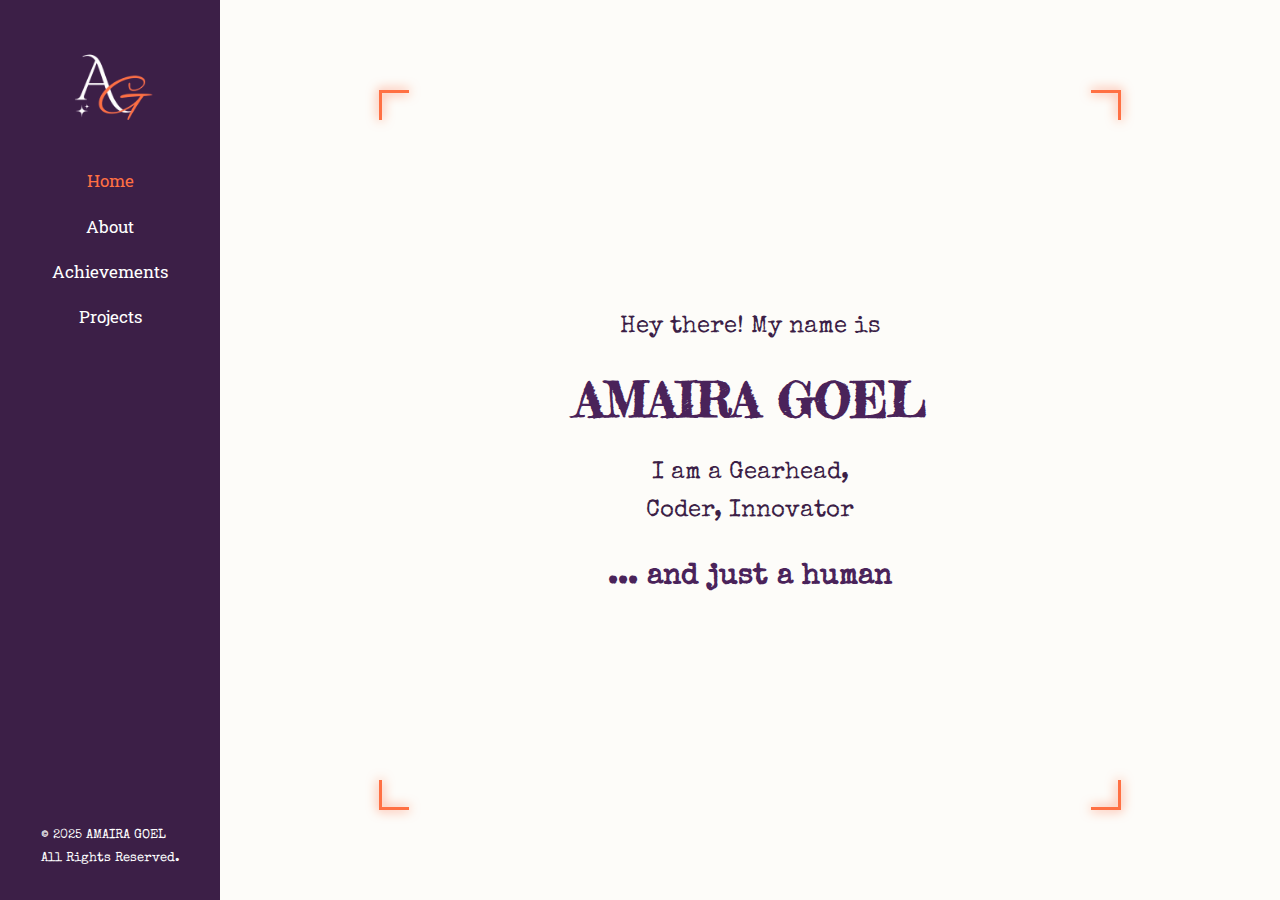
<file: index.html>
<!DOCTYPE html>
<html lang="en">
<head>
  <meta charset="UTF-8">
  <meta name="viewport" content="width=device-width, initial-scale=1.0">
  <title>Amaira Goel | Home</title>
  <link rel="stylesheet" href="style.css">
  <!-- Google Fonts -->
  <link href="https://fonts.googleapis.com/css2?family=Special+Elite&family=Fredericka+the+Great&family=Roboto+Mono&family=Roboto+Slab:wght@400;600&display=swap" rel="stylesheet">
</head>
<body>
  <!-- Hamburger button (always visible on mobile) -->
  <button class="menu-toggle">☰</button>

  <!-- Sidebar -->
  <aside class="sidebar">
    <div class="logo">
      <img src="logo.png" alt="Logo">
    </div>
    <nav>
      <ul>
        <li><a href="home.html" class="active">Home</a></li>
        <li><a href="about.html">About</a></li>
        <li><a href="achievements.html">Achievements</a></li>
        <li><a href="projects.html">Projects</a></li>
        </ul>
    </nav>
      <div class="socials">
    © 2025 AMAIRA GOEL <br>All Rights Reserved.
  </div>

  </aside>

  <!-- Hero Section -->
  <main class="hero">
    <div class="hero-text">
      <p>Hey there! My name is</p>
      <h1>AMAIRA GOEL</h1>
      <p>I am a Gearhead,<br> Coder, Innovator</p>
      <h3>... and just a human</h3>
    </div>

    <!-- Corner Frame -->
    <div class="corners">
      <span class="corner top-left"></span>
      <span class="corner top-right"></span>
      <span class="corner bottom-left"></span>
      <span class="corner bottom-right"></span>
    </div>
  </main>

  <!-- JavaScript for toggle -->
  <script>
    const sidebar = document.querySelector('.sidebar');
    const toggleBtn = document.querySelector('.menu-toggle');

    toggleBtn.addEventListener('click', () => {
      sidebar.classList.toggle('active');
    });
  </script>
</body>
</html>
</file>
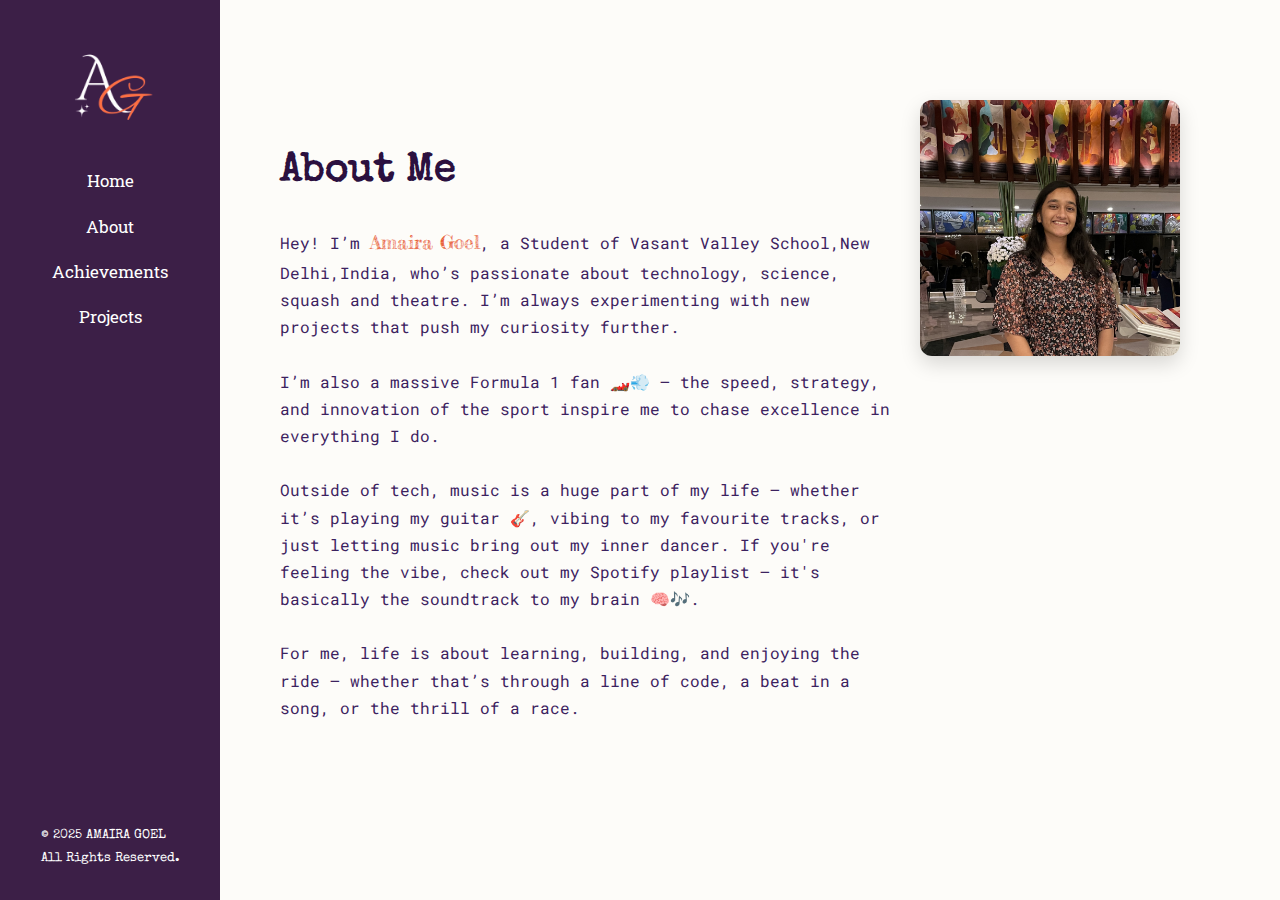
<file: about.html>
<!DOCTYPE html>
<html lang="en">
<head>
  <meta charset="UTF-8">
  <meta name="viewport" content="width=device-width, initial-scale=1.0">
  <title>About Me - Amaira Goel</title>
  <link rel="stylesheet" href="style.css">
  <!-- Google Fonts -->
  <link href="https://fonts.googleapis.com/css2?family=Special+Elite&family=Fredericka+the+Great&family=Roboto+Mono&family=Roboto+Slab:wght@400;600&display=swap" rel="stylesheet">
</head>
<body>
  <!-- Hamburger button (always visible on mobile) -->
  <button class="menu-toggle">☰</button>

  <!-- Sidebar -->
  <aside class="sidebar">
    <div class="logo">
      <img src="logo.png" alt="Logo">
    </div>
    <nav>
      <ul>
        <li><a href="index.html">Home</a></li>
        <li class="active"><a href="about.html">About</a></li>
        <li><a href="achievements.html">Achievements</a></li>
        <li><a href="projects.html">Projects</a></li>
      </ul>
    </nav>

    <div class="socials">
    © 2025 AMAIRA GOEL <br>All Rights Reserved.
  </div>
  </aside>

  <!-- Main Content Wrapper -->
  <main class="main-content">
    <section class="intro-box two-column">
      <!-- Left Column: About Text -->
      <div class="about-text">
        <h1>About Me</h1>
        <p>
          Hey! I’m <span class="highlight">Amaira Goel</span>, a  Student of Vasant Valley School,New Delhi,India, who’s passionate about technology, science, squash and theatre. I’m always experimenting with new projects that push my curiosity further.
        </p>
        <br>
        <p>
          I’m also a massive Formula 1 fan 🏎️💨 — the speed, strategy, and innovation of the sport inspire me to chase excellence in everything I do.
        </p>
        <br>
        <p>
          Outside of tech, music is a huge part of my life — whether it’s playing my guitar 🎸, vibing to my favourite tracks, or just letting music bring out my inner dancer. If you're feeling the vibe, check out my Spotify playlist — it's basically the soundtrack to my brain 🧠🎶.
        </p>
        <br>
        <p>
          For me, life is about learning, building, and enjoying the ride — whether that’s through a line of code, a beat in a song, or the thrill of a race.
        </p>
      </div>

      <!-- Right Column: Portrait + Spotify -->
      <div class="right-column">
        <div class="portrait">
          <img src="amairaimg.JPG" alt="Amaira Goel Portrait" width="300">

        </div>
        <div class="spotify-embed">
          <iframe style="border-radius:12px" 
            src="https://open.spotify.com/embed/playlist/2BsBKehWzHroXpdkZD190Q?utm_source=generator" 
            width="100%" height="380" 
            frameborder="0" 
            allowfullscreen="" 
            allow="autoplay; clipboard-write; encrypted-media; fullscreen; picture-in-picture" 
            loading="lazy"></iframe>
        </div>
      </div>
    </section>
  </main>

  <!-- JavaScript for toggle -->
  <script>
    const sidebar = document.querySelector('.sidebar');
    const toggleBtn = document.querySelector('.menu-toggle');

    toggleBtn.addEventListener('click', () => {
      sidebar.classList.toggle('active');
    });
  </script>
</body>
</html>
</file>
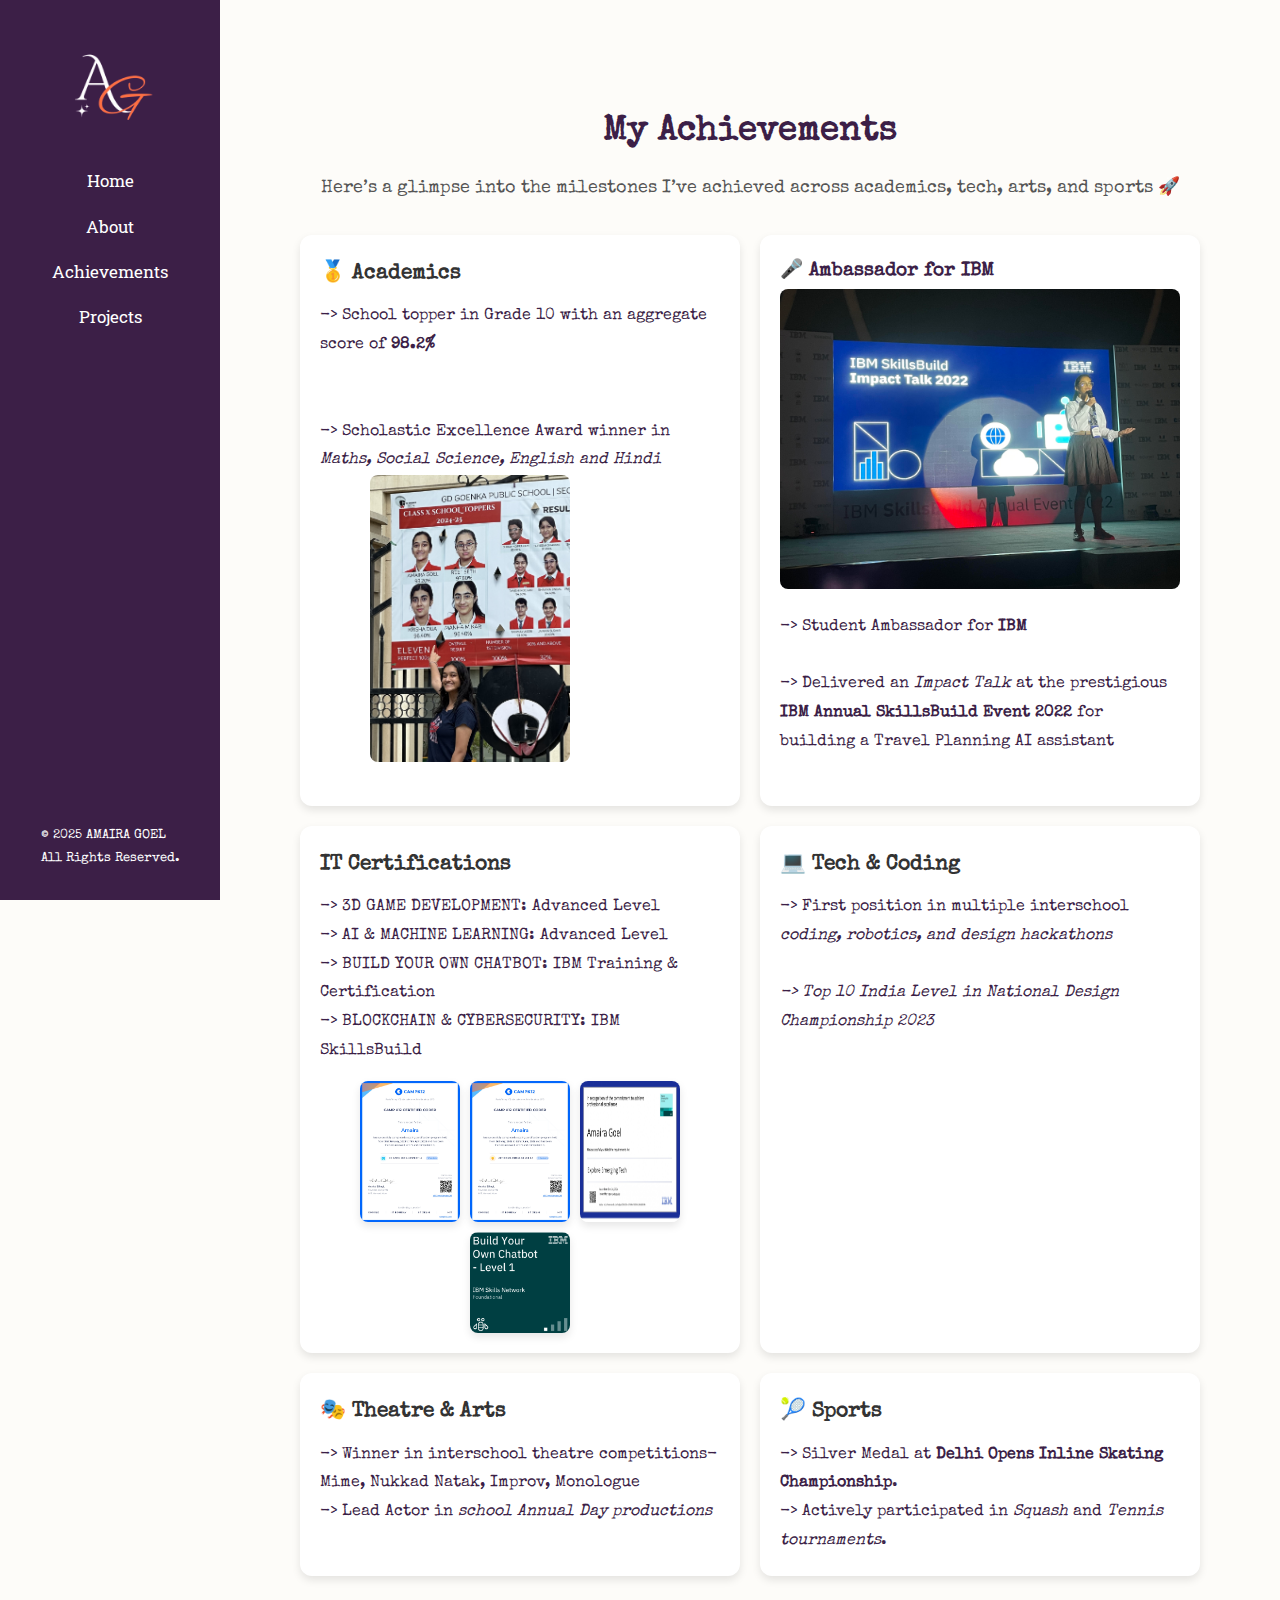
<file: achievements.html>
<!DOCTYPE html>
<html lang="en">
<head>
  <meta charset="UTF-8">
  <meta name="viewport" content="width=device-width, initial-scale=1.0">
  <title>Achievements - Amaira Goel</title>
  <link rel="stylesheet" href="style.css">
  <!-- Google Fonts -->
  <link href="https://fonts.googleapis.com/css2?family=Special+Elite&family=Roboto+Slab:wght@400;600&display=swap" rel="stylesheet">
</head>
<body>
  <!-- Hamburger button (mobile) -->
  <button class="menu-toggle">☰</button>

  <!-- Sidebar -->
  <aside class="sidebar">
    <div class="logo">
      <img src="logo.png" alt="Logo">
    </div>
    <nav>
      <ul>
        <li><a href="index.html">Home</a></li>
        <li><a href="about.html">About</a></li>
        <li class="active"><a href="achievements.html">Achievements</a></li>
        <li><a href="projects.html">Projects</a></li>
      </ul>
    </nav>
    <div class="socials">
    © 2025 AMAIRA GOEL <br>All Rights Reserved.
  </div>
  </aside>

  <!-- Main Content -->
  <main class="main-content">
    <section class="achievements-section">
      <h1>My Achievements</h1>
      <p class="intro">Here’s a glimpse into the milestones I’ve achieved across academics, tech, arts, and sports 🚀</p>

      <div class="achievements-grid">
        
        <!-- Academic -->
        <div class="achievement-card">
          <h2>🥇 Academics</h2>
          <p> -> School topper in Grade 10 with an aggregate score of <strong>98.2%</strong></p> <br><br> 
          <p> -> Scholastic Excellence Award winner in <em>Maths, Social Science, English and Hindi</em></p>
          <img src="academicimg.jpg" alt="School board" style="width:50%;border-radius:8px;margin-left: 50px;margin-bottom:12px;">
           </div>



        <!-- IBM -->
        <div class="achievement-card ibm">
          <h3>🎤 Ambassador for IBM</h3>
          <img src="ibm-event.jpg" alt="IBM Event" style="width:100%;border-radius:8px;margin-bottom:12px;">
          <p> -> Student Ambassador for <strong>IBM</strong></p><br>
          <p> -> Delivered an <em>Impact Talk</em> at the prestigious <strong>IBM Annual SkillsBuild Event 2022 </strong> for building a Travel Planning AI assistant</p>
        </div>

        <!-- IT Certifications -->
        <div class="achievement-card certifications">
        <h2> IT Certifications</h2>
        <p>
    -> 3D GAME DEVELOPMENT: Advanced Level <br>
    -> AI & MACHINE LEARNING: Advanced Level <br>
    -> BUILD YOUR OWN CHATBOT: IBM Training & Certification <br>
    -> BLOCKCHAIN & CYBERSECURITY: IBM SkillsBuild
       </p>

      <div class="certification-gallery">
      <img src="Certificate3GAM.jpg" alt="Certification 1">
      <img src="Certificate3AI.jpg" alt="Certification 2">
      <img src="badge1.jpg" alt="Certification 3">
      <img src="badge2.png" alt="Certification 4">
      </div>
      </div>

          <!-- Tech -->
        <div class="achievement-card">
          <h2>💻 Tech & Coding</h2>
          <p> -> First position in multiple interschool <em>coding, robotics, and design hackathons <br><br> -> Top 10 India Level in National Design Championship 2023</em></p>
        </div>


        <!-- Theatre -->
        <div class="achievement-card">
          <h2>🎭 Theatre & Arts</h2>
          <p> -> Winner in interschool theatre competitions- Mime, Nukkad Natak, Improv, Monologue</p>
          <p> -> Lead Actor in <em>school Annual Day productions</em></p>
        </div>

        

        <!-- Sports -->
        <div class="achievement-card">
          <h2>🎾 Sports</h2>
          <p> -> Silver Medal at <strong>Delhi Opens Inline Skating Championship</strong>.</p>
          <p> -> Actively participated in <em>Squash</em> and <em>Tennis tournaments</em>.</p>
        </div>

      </div>
    </section>
  </main>

  <!-- JavaScript for sidebar toggle -->
  <script>
    const sidebar = document.querySelector('.sidebar');
    const toggleBtn = document.querySelector('.menu-toggle');
    toggleBtn.addEventListener('click', () => {
      sidebar.classList.toggle('active');
    });
  </script>
</body>
</html>
</file>
<file: style.css>
/* ---------- Reset & Base ---------- */
* {
  margin: 0;
  padding: 0;
  box-sizing: border-box;
}

html {
  font-size: 16px;
}

body {
  display: flex;
  font-family: 'Special Elite', cursive;
  background: #fdfcf9 url('https://www.transparenttextures.com/patterns/paper-fibers.png');
  min-height: 100vh;
  color: #3c1f47;
  line-height: 1.8;
  overflow-x: hidden; /* prevent sideways scroll */
}

/* ---------- Sidebar ---------- */
.sidebar {
  width: 220px;
  background: #3c1f47;
  color: #fff;
  display: flex;
  flex-direction: column;
  align-items: center;
  padding: 30px 15px;
  position: fixed;
  top: 0;
  bottom: 0;
  left: 0;
  z-index: 1000;
  transition: transform 0.3s ease;
}

.sidebar .logo img {
  width: 90px;
  height: auto;
  margin: 20px auto;
}

.sidebar nav ul {
  list-style: none;
  width: 100%;
}

.sidebar nav ul li {
  margin: 15px 0;
}

.sidebar nav ul li a {
  color: #fff;
  text-decoration: none;
  font-size: 1.05rem;
  transition: 0.3s;
  font-family: 'Roboto Slab', serif;
  display: block;
  text-align: center;
}

.sidebar nav ul li a:hover,
.sidebar nav ul li a.active {
  color: #ff7043;
}

.sidebar .socials {
  margin-top: auto;
  display: flex;
  gap: 12px;
  font-size: 0.8rem;
}

.sidebar .socials a {
  color: #fff;
  text-decoration: none;
  transition: 0.3s;
}

.sidebar .socials a:hover {
  color: #ff7043;
}

/* ---------- Hamburger Button ---------- */
.menu-toggle {
  display: none;
  background: none;
  border: none;
  color: #ff7043;
  font-size: 2rem;
  cursor: pointer;
  z-index: 1100;
}

/* ---------- Hero Section ---------- */
.hero {
  flex: 1;
  margin-left: 220px;
  display: flex;
  align-items: center;
  justify-content: center;
  position: relative;
  text-align: center;
  padding: 50px 20px;
  word-wrap: break-word;
}

.hero-text {
  max-width: 600px;
  line-height: 1.6;
}

.hero-text p {
  margin: 10px 0;
  font-size: 1.5rem;
}

.hero-text h1 {
  font-family: 'Fredericka the Great', cursive;
  font-size: clamp(3rem, 2vw, 3rem);
  margin: 15px 0;
  color: #4a235a;
  
}

.hero-text h3 {
  font-size: clamp(1.6rem, 3vw, 1.8rem);
  margin-top: 25px;
  color: #4a235a;
}

/* Corner highlights */
.corners .corner {
  position: absolute;
  width: 30px;
  height: 30px;
  border: 3px solid #ff7043;
  filter: drop-shadow(0 0 6px #ff7043);
}

.corners .top-left { top: 10%; left: 15%; border-right: none; border-bottom: none; }
.corners .top-right { top: 10%; right: 15%; border-left: none; border-bottom: none; }
.corners .bottom-left { bottom: 10%; left: 15%; border-right: none; border-top: none; }
.corners .bottom-right { bottom: 10%; right: 15%; border-left: none; border-top: none; }

/* ---------- About Page ---------- */
.main-content {
  margin-left: 220px;
  padding: 60px 40px;
  min-height: 100vh;
}

.intro-box {
  display: flex;
  flex-wrap: wrap;
  gap: 30px;
  align-items: center;
  justify-content: center;
  max-width: 1100px;
  margin: 0 auto;
  padding: 40px 20px;
  text-align: left;
}

.portrait img {
  width: 260px;
  height: auto;
  border-radius: 12px;
  box-shadow: 0 8px 20px rgba(0,0,0,0.15);
}

.about-text {
  flex: 1;
  min-width: 250px;
  max-width: 650px;
  font-family: 'Roboto Mono', monospace;
  line-height: 1.7;
  color: #3c225f;
}

.about-text h1 {
  font-family: 'Special Elite', monospace;
  font-size: clamp(1.8rem, 4vw, 2.5rem);
  margin-bottom: 20px;
  color: #2b103f;
}

.about-text .highlight {
  font-family: 'Fredericka the Great', cursive;
  color: #e85b36;
  font-size: 1.2rem;
}

/* ---------- Responsive Media Queries ---------- */
@media (max-width: 1024px) {
  .main-content {
    margin-left: 180px;
    padding: 40px 20px;
  }
}

@media (max-width: 768px) {
  /* Sidebar collapsible */
  .sidebar {
    width: 220px;
    transform: translateX(-100%);
    position: fixed;
    height: 100%;
    flex-direction: column;
    justify-content: flex-start;
    padding: 20px;
  }

  .sidebar.active {
    transform: translateX(0);
  }

  .menu-toggle {
    display: block;
    position: fixed;
    top: 15px;
    left: 15px;
  }

  /* Vertical nav menu */
  .sidebar nav ul {
    display: flex;
    flex-direction: column;
    align-items: flex-start;
    gap: 15px;
    margin-top: 40px;
  }

  .sidebar nav ul li {
    margin: 0;
  }

  .sidebar nav ul li a {
    font-size: 1.1rem;
    text-align: left;
  }

  /* Content full width */
  .hero, .main-content {
    margin-left: 0;
    padding: 20px;
  }

  .intro-box {
    flex-direction: column;
    text-align: center;
  }

  .portrait img {
    width: 180px;
    margin-bottom: 20px;
  }

  .about-text {
    font-size: 0.95rem;
  }
}

@media (max-width: 480px) {
  .hero-text h1 {
    font-size: 1.6rem;
  }

  .about-text h1 {
    font-size: 1.6rem;
  }
}
/* ACHIEMENTS PAGE*/
.achievements-section {
  padding: 40px;
}

.achievements-section h1 {
  font-size: 2.2rem;
  margin-bottom: 10px;
  text-align: center;
}

.achievements-section .intro {
  text-align: center;
  margin-bottom: 30px;
  font-size: 1.1rem;
  color: #555;
}

.achievements-grid {
  display: grid;
  grid-template-columns: repeat(2, 1fr); /* two columns */
  gap: 20px;
  align-items: stretch; /* ensures equal height rows */
  grid-auto-flow: dense; /* fill gaps smartly */
}

.achievement-card.ibm {
  grid-column: 2; /* force IBM to stay in the right column */
  grid-row: 1;    /* lock IBM to the top row */
}

.achievement-card {
  background: #fff;
  border-radius: 12px;
  padding: 20px;
  box-shadow: 0 4px 8px rgba(0,0,0,0.1);
  transition: transform 0.2s ease;
}

.achievement-card:hover {
  transform: translateY(-4px);
}


/* Responsive: single column on mobile */
@media (max-width: 768px) {
  .achievements-grid {
    grid-template-columns: 1fr;
  }
  .achievement-card.ibm {
    grid-column: auto;
  }
}
.achievement-card h2 {
  margin-bottom: 10px;
  font-size: 1.3rem;
  color: #333;
}
.achievement-img {
  width: 100%;
  margin-bottom: 15px;
  text-align: center;
}

.achievement-img img {
  width: 100%;
  max-width: 280px;
  border-radius: 10px;
  box-shadow: 0 6px 12px rgba(0,0,0,0.1);
  object-fit: cover;
}

/* Certification gallery inside IT Certifications card */
.certifications .certification-gallery {
  display: flex;
  flex-wrap: wrap;
  gap: 10px;
  margin-top: 15px;
  justify-content: center;
}

.certifications .certification-gallery img {
  width: 100px;
  height: auto;
  border-radius: 8px;
  box-shadow: 0 4px 8px rgba(0,0,0,0.1);
  transition: transform 0.2s ease, box-shadow 0.2s ease;
  cursor: pointer;
}

.certifications .certification-gallery img:hover {
  transform: scale(1.05);
  box-shadow: 0 6px 12px rgba(0,0,0,0.2);
}

/* On smaller screens make images full width */
@media (max-width: 768px) {
  .certifications .certification-gallery img {
    width: 45%;
  }
}




/*PROJECTS PAGE*/
.projects-section {
  padding: 40px;
  text-align: center;
}

.projects-section h1 {
  font-size: 2.2rem;
  margin-bottom: 10px;
}

.projects-section .intro {
  margin-bottom: 40px;
  font-size: 1.1rem;
  color: #555;
}

/* Timeline container */
.timeline {
  position: relative;
  max-width: 900px;
  margin: 0 auto;
}

/* Vertical line */
.timeline::after {
  content: '';
  position: absolute;
  width: 6px;
  background: #2a1f5a;
  top: 0;
  bottom: 0;
  left: 50%;
  margin-left: -3px;
}

/* Timeline item */
.timeline-item {
  padding: 20px 30px;
  position: relative;
  width: 50%;
}

/* Left and right alignment */
.timeline-item.left {
  left: 0;
}

.timeline-item.right {
  left: 50%;
}

/* Card content */
.timeline-item .content {
  background: #fff;
  padding: 20px;
  border-radius: 12px;
  position: relative;
  box-shadow: 0 6px 12px rgba(0,0,0,0.1);
  transition: transform 0.3s ease;
}

.timeline-item .content:hover {
  transform: translateY(-6px);
}

.timeline-item .content h2 {
  margin-bottom: 10px;
  color: #2a1f5a;
}

.timeline-item .content p {
  font-size: 0.95rem;
  margin-bottom: 10px;
  color: #444;
}

.timeline-item .content .tech {
  font-size: 0.85rem;
  color: #ff4500;
  font-weight: bold;
}

/* Dots */
.timeline-item::before {
  content: '';
  position: absolute;
  width: 20px;
  height: 20px;
  right: -10px;
  background: #fff;
  border: 4px solid #2a1f5a;
  top: 30px;
  border-radius: 50%;
  z-index: 1;
}

.timeline-item.right::before {
  left: -10px;
}

/* Responsive: single column */
@media (max-width: 768px) {
  .timeline::after {
    left: 20px;
  }
  .timeline-item {
    width: 100%;
    padding-left: 50px;
    padding-right: 20px;
  }
  .timeline-item.right {
    left: 0%;
  }
  .timeline-item::before {
    left: 10px;
  }
}
/* Project image inside timeline card */
.timeline-item .project-img {
  width: 100%;
  margin-bottom: 15px;
  text-align: center;
}

.timeline-item .project-img img {
  width: 100%;
  max-width: 320px;
  border-radius: 10px;
  object-fit: cover;
  box-shadow: 0 6px 12px rgba(0,0,0,0.1);
  transition: transform 0.3s ease;
}

.timeline-item .project-img img:hover {
  transform: scale(1.05);
}

.simple-carousel {
  max-width: 500px;
  margin: auto;
  border-radius: 12px;
  overflow: hidden;
  box-shadow: 0 6px 16px rgba(0,0,0,0.15);
  position: relative;
}

.simple-carousel input {
  display: none;
}

.slides img {
  width: 70%;
  display: none;
  cursor: pointer;
}

/* Show one image at a time */
#img1:checked ~ .slides label:nth-child(1) img,
#img2:checked ~ .slides label:nth-child(2) img,
#img3:checked ~ .slides label:nth-child(3) img,
#img4:checked ~ .slides label:nth-child(4) img,
#img5:checked ~ .slides label:nth-child(5) img {
  display: block;
}
</file>
